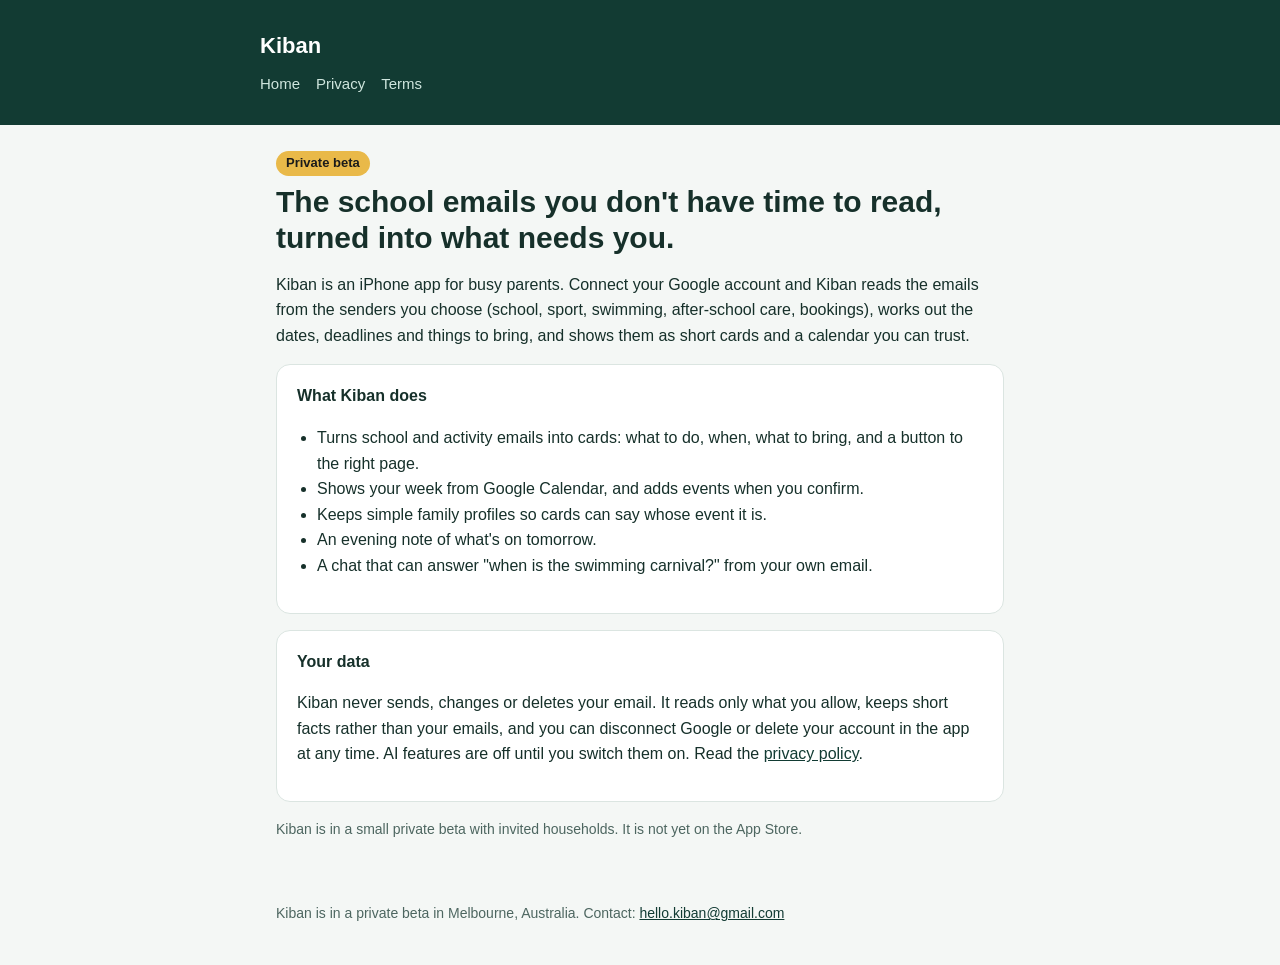
<file: index.html>
<!doctype html><html lang="en"><head><meta charset="utf-8"><meta name="viewport" content="width=device-width,initial-scale=1"><title>Kiban — the household chief of staff</title><meta name="description" content="Kiban reads the school, sport and booking emails you don't have time for and turns them into a short list of what needs you."><link rel="stylesheet" href="style.css"></head><body>
<header><div class="w"><a href="./">Kiban</a><nav><a href="./">Home</a><a href="privacy.html">Privacy</a><a href="terms.html">Terms</a></nav></div></header>
<main>
<span class="beta">Private beta</span>
<h1>The school emails you don't have time to read, turned into what needs you.</h1>
<p>Kiban is an iPhone app for busy parents. Connect your Google account and Kiban reads the emails from the senders you choose (school, sport, swimming, after-school care, bookings), works out the dates, deadlines and things to bring, and shows them as short cards and a calendar you can trust.</p>
<div class="card"><strong>What Kiban does</strong><ul>
<li>Turns school and activity emails into cards: what to do, when, what to bring, and a button to the right page.</li>
<li>Shows your week from Google Calendar, and adds events when you confirm.</li>
<li>Keeps simple family profiles so cards can say whose event it is.</li>
<li>An evening note of what's on tomorrow.</li>
<li>A chat that can answer "when is the swimming carnival?" from your own email.</li></ul></div>
<div class="card"><strong>Your data</strong><p>Kiban never sends, changes or deletes your email. It reads only what you allow, keeps short facts rather than your emails, and you can disconnect Google or delete your account in the app at any time. AI features are off until you switch them on. Read the <a href="privacy.html">privacy policy</a>.</p></div>
<p class="note">Kiban is in a small private beta with invited households. It is not yet on the App Store.</p>
</main>
<footer>Kiban is in a private beta in Melbourne, Australia. Contact: <a href="mailto:hello.kiban@gmail.com">hello.kiban@gmail.com</a></footer>
</body></html>
</file>
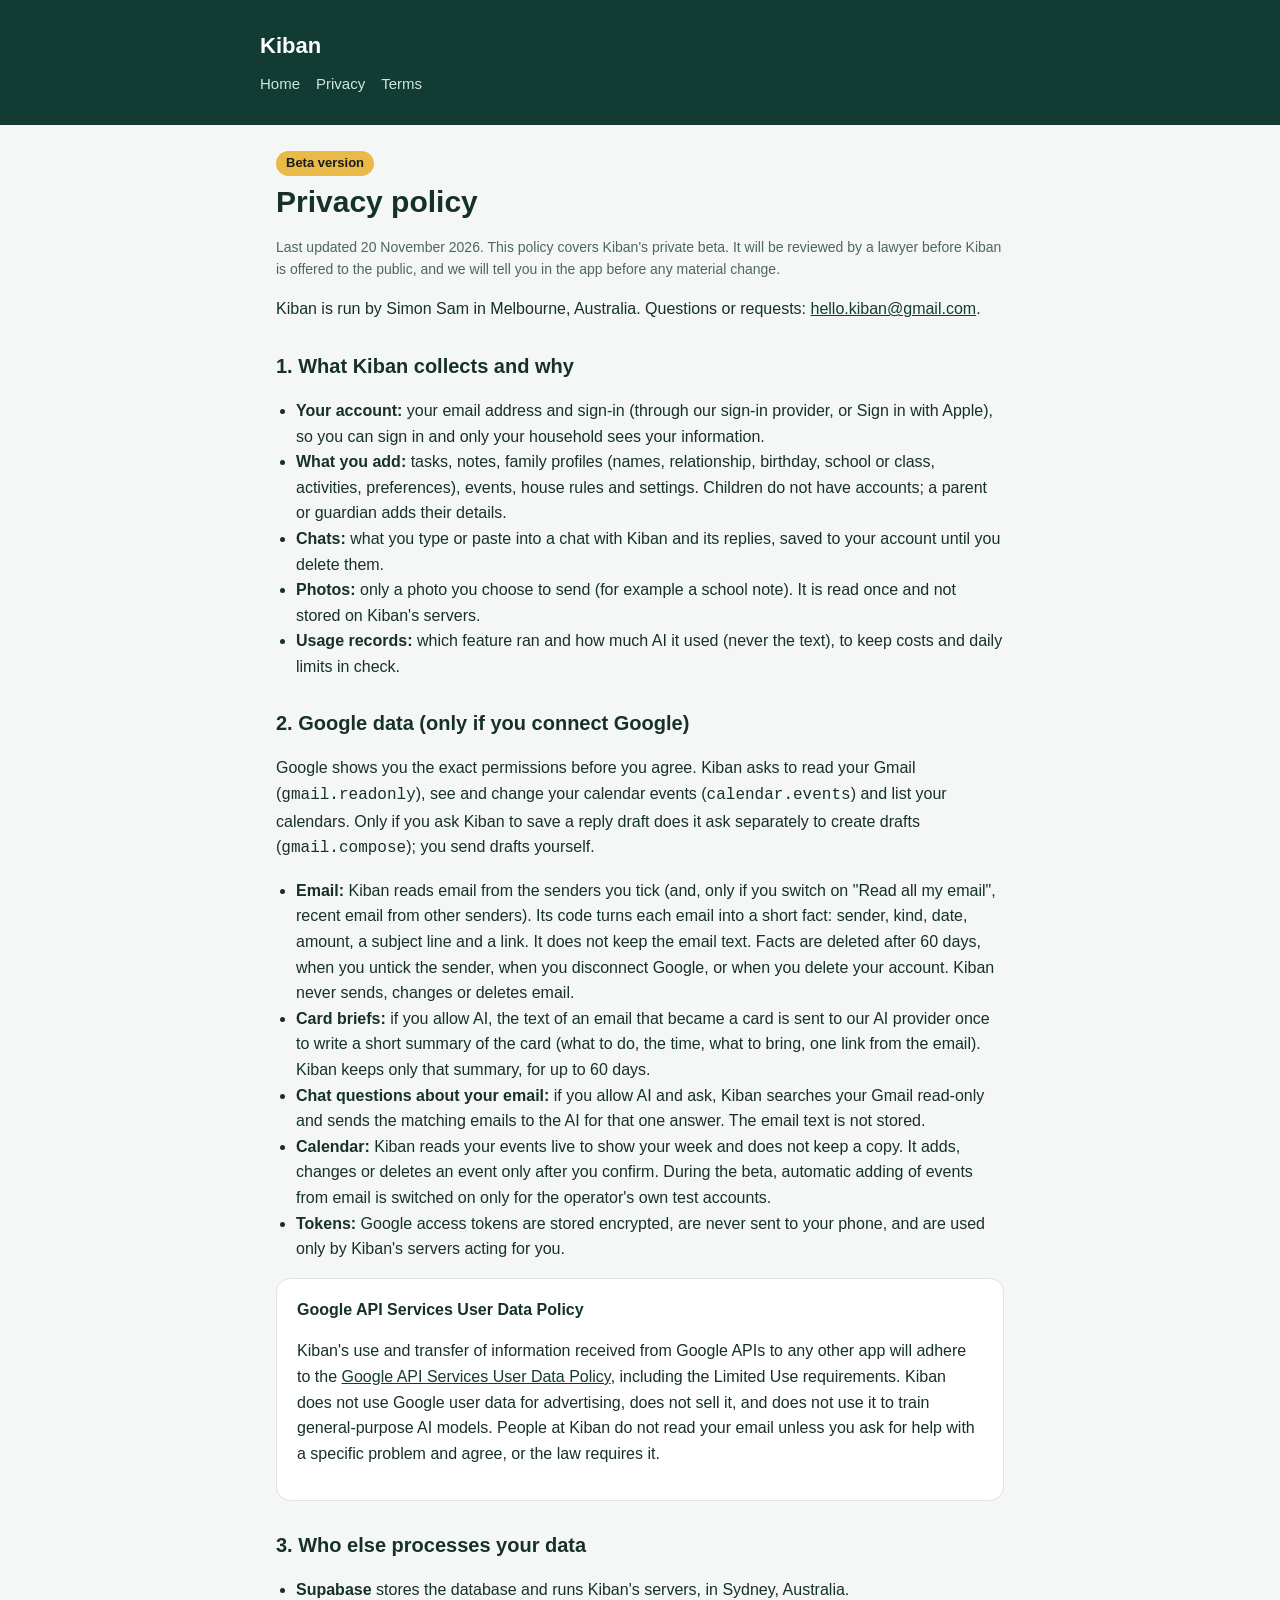
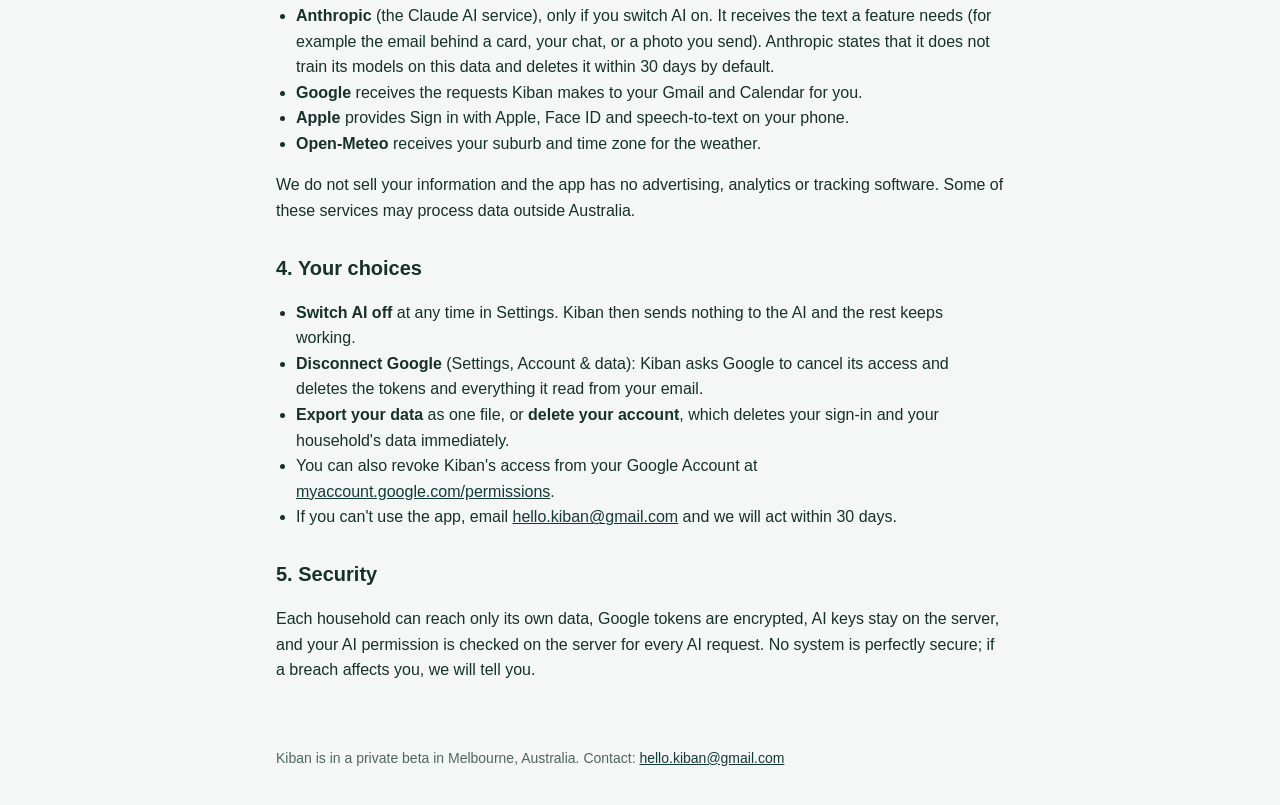
<file: privacy.html>
<!doctype html><html lang="en"><head><meta charset="utf-8"><meta name="viewport" content="width=device-width,initial-scale=1"><title>Kiban privacy policy</title><link rel="stylesheet" href="style.css"></head><body>
<header><div class="w"><a href="./">Kiban</a><nav><a href="./">Home</a><a href="privacy.html">Privacy</a><a href="terms.html">Terms</a></nav></div></header>
<main>
<span class="beta">Beta version</span>
<h1>Privacy policy</h1>
<p class="note">Last updated 20 November 2026. This policy covers Kiban's private beta. It will be reviewed by a lawyer before Kiban is offered to the public, and we will tell you in the app before any material change.</p>
<p>Kiban is run by Simon Sam in Melbourne, Australia. Questions or requests: <a href="mailto:hello.kiban@gmail.com">hello.kiban@gmail.com</a>.</p>

<h2>1. What Kiban collects and why</h2>
<ul>
<li><strong>Your account:</strong> your email address and sign-in (through our sign-in provider, or Sign in with Apple), so you can sign in and only your household sees your information.</li>
<li><strong>What you add:</strong> tasks, notes, family profiles (names, relationship, birthday, school or class, activities, preferences), events, house rules and settings. Children do not have accounts; a parent or guardian adds their details.</li>
<li><strong>Chats:</strong> what you type or paste into a chat with Kiban and its replies, saved to your account until you delete them.</li>
<li><strong>Photos:</strong> only a photo you choose to send (for example a school note). It is read once and not stored on Kiban's servers.</li>
<li><strong>Usage records:</strong> which feature ran and how much AI it used (never the text), to keep costs and daily limits in check.</li>
</ul>

<h2>2. Google data (only if you connect Google)</h2>
<p>Google shows you the exact permissions before you agree. Kiban asks to read your Gmail (<code>gmail.readonly</code>), see and change your calendar events (<code>calendar.events</code>) and list your calendars. Only if you ask Kiban to save a reply draft does it ask separately to create drafts (<code>gmail.compose</code>); you send drafts yourself.</p>
<ul>
<li><strong>Email:</strong> Kiban reads email from the senders you tick (and, only if you switch on "Read all my email", recent email from other senders). Its code turns each email into a short fact: sender, kind, date, amount, a subject line and a link. It does not keep the email text. Facts are deleted after 60 days, when you untick the sender, when you disconnect Google, or when you delete your account. Kiban never sends, changes or deletes email.</li>
<li><strong>Card briefs:</strong> if you allow AI, the text of an email that became a card is sent to our AI provider once to write a short summary of the card (what to do, the time, what to bring, one link from the email). Kiban keeps only that summary, for up to 60 days.</li>
<li><strong>Chat questions about your email:</strong> if you allow AI and ask, Kiban searches your Gmail read-only and sends the matching emails to the AI for that one answer. The email text is not stored.</li>
<li><strong>Calendar:</strong> Kiban reads your events live to show your week and does not keep a copy. It adds, changes or deletes an event only after you confirm. During the beta, automatic adding of events from email is switched on only for the operator's own test accounts.</li>
<li><strong>Tokens:</strong> Google access tokens are stored encrypted, are never sent to your phone, and are used only by Kiban's servers acting for you.</li>
</ul>
<div class="card"><strong>Google API Services User Data Policy</strong><p>Kiban's use and transfer of information received from Google APIs to any other app will adhere to the <a href="https://developers.google.com/terms/api-services-user-data-policy">Google API Services User Data Policy</a>, including the Limited Use requirements. Kiban does not use Google user data for advertising, does not sell it, and does not use it to train general-purpose AI models. People at Kiban do not read your email unless you ask for help with a specific problem and agree, or the law requires it.</p></div>

<h2>3. Who else processes your data</h2>
<ul>
<li><strong>Supabase</strong> stores the database and runs Kiban's servers, in Sydney, Australia.</li>
<li><strong>Anthropic</strong> (the Claude AI service), only if you switch AI on. It receives the text a feature needs (for example the email behind a card, your chat, or a photo you send). Anthropic states that it does not train its models on this data and deletes it within 30 days by default.</li>
<li><strong>Google</strong> receives the requests Kiban makes to your Gmail and Calendar for you.</li>
<li><strong>Apple</strong> provides Sign in with Apple, Face ID and speech-to-text on your phone.</li>
<li><strong>Open-Meteo</strong> receives your suburb and time zone for the weather.</li>
</ul>
<p>We do not sell your information and the app has no advertising, analytics or tracking software. Some of these services may process data outside Australia.</p>

<h2>4. Your choices</h2>
<ul>
<li><strong>Switch AI off</strong> at any time in Settings. Kiban then sends nothing to the AI and the rest keeps working.</li>
<li><strong>Disconnect Google</strong> (Settings, Account &amp; data): Kiban asks Google to cancel its access and deletes the tokens and everything it read from your email.</li>
<li><strong>Export your data</strong> as one file, or <strong>delete your account</strong>, which deletes your sign-in and your household's data immediately.</li>
<li>You can also revoke Kiban's access from your Google Account at <a href="https://myaccount.google.com/permissions">myaccount.google.com/permissions</a>.</li>
<li>If you can't use the app, email <a href="mailto:hello.kiban@gmail.com">hello.kiban@gmail.com</a> and we will act within 30 days.</li>
</ul>

<h2>5. Security</h2>
<p>Each household can reach only its own data, Google tokens are encrypted, AI keys stay on the server, and your AI permission is checked on the server for every AI request. No system is perfectly secure; if a breach affects you, we will tell you.</p>
</main>
<footer>Kiban is in a private beta in Melbourne, Australia. Contact: <a href="mailto:hello.kiban@gmail.com">hello.kiban@gmail.com</a></footer>
</body></html>
</file>
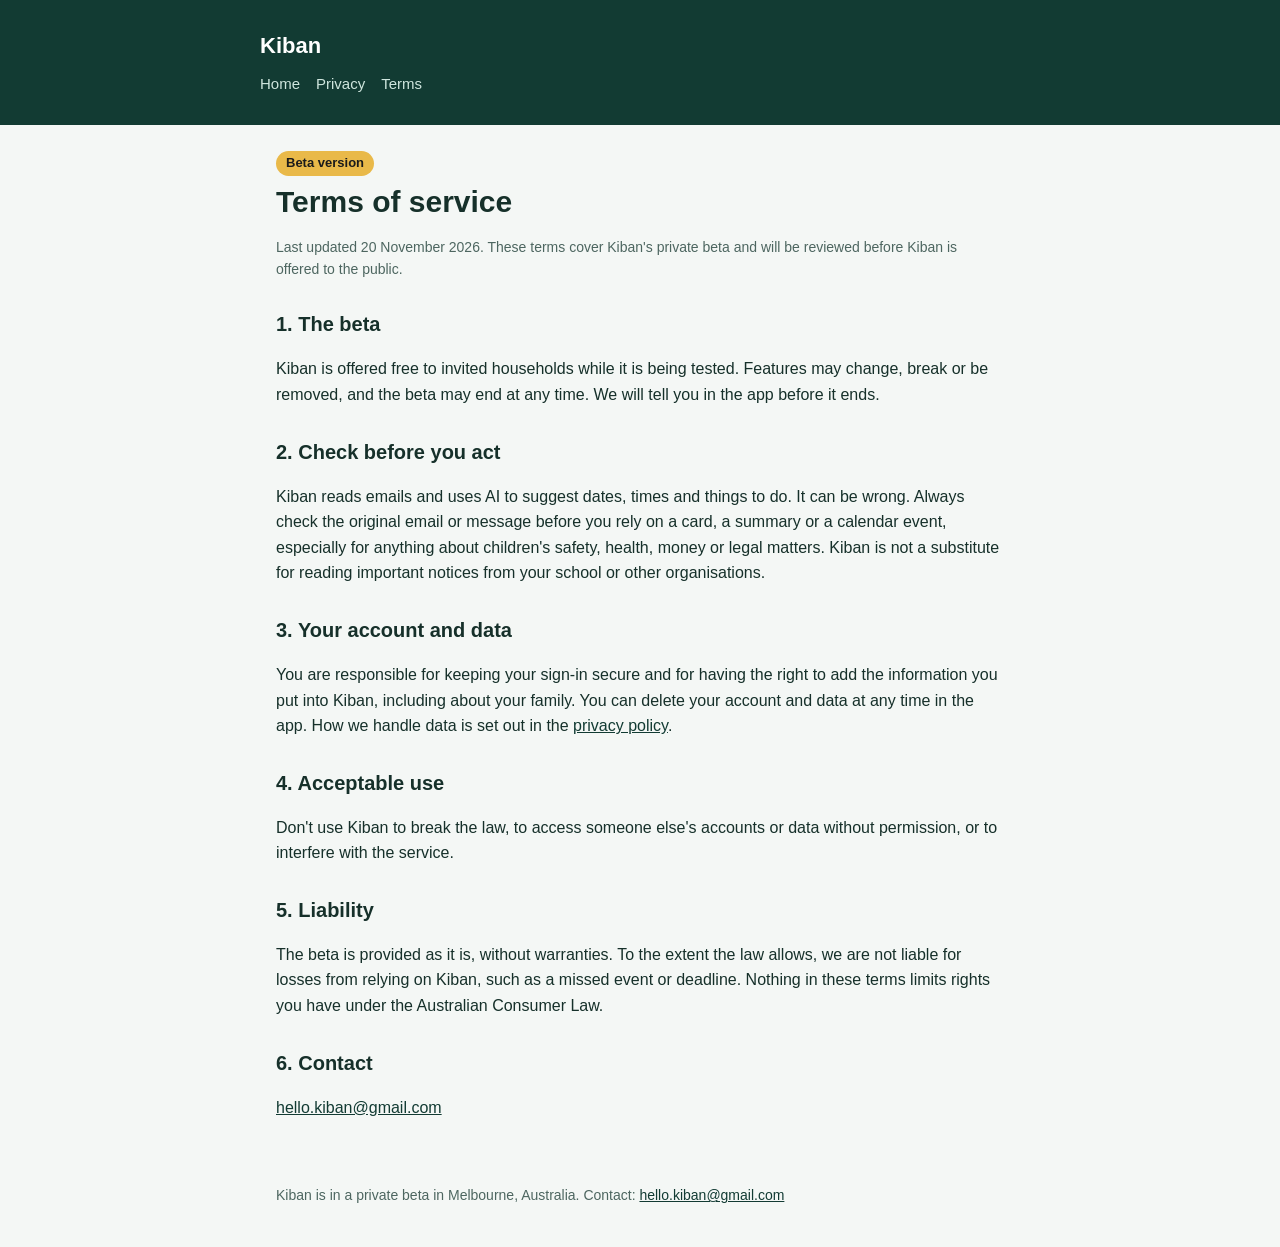
<file: terms.html>
<!doctype html><html lang="en"><head><meta charset="utf-8"><meta name="viewport" content="width=device-width,initial-scale=1"><title>Kiban terms of service</title><link rel="stylesheet" href="style.css"></head><body>
<header><div class="w"><a href="./">Kiban</a><nav><a href="./">Home</a><a href="privacy.html">Privacy</a><a href="terms.html">Terms</a></nav></div></header>
<main>
<span class="beta">Beta version</span>
<h1>Terms of service</h1>
<p class="note">Last updated 20 November 2026. These terms cover Kiban's private beta and will be reviewed before Kiban is offered to the public.</p>
<h2>1. The beta</h2>
<p>Kiban is offered free to invited households while it is being tested. Features may change, break or be removed, and the beta may end at any time. We will tell you in the app before it ends.</p>
<h2>2. Check before you act</h2>
<p>Kiban reads emails and uses AI to suggest dates, times and things to do. It can be wrong. Always check the original email or message before you rely on a card, a summary or a calendar event, especially for anything about children's safety, health, money or legal matters. Kiban is not a substitute for reading important notices from your school or other organisations.</p>
<h2>3. Your account and data</h2>
<p>You are responsible for keeping your sign-in secure and for having the right to add the information you put into Kiban, including about your family. You can delete your account and data at any time in the app. How we handle data is set out in the <a href="privacy.html">privacy policy</a>.</p>
<h2>4. Acceptable use</h2>
<p>Don't use Kiban to break the law, to access someone else's accounts or data without permission, or to interfere with the service.</p>
<h2>5. Liability</h2>
<p>The beta is provided as it is, without warranties. To the extent the law allows, we are not liable for losses from relying on Kiban, such as a missed event or deadline. Nothing in these terms limits rights you have under the Australian Consumer Law.</p>
<h2>6. Contact</h2>
<p><a href="mailto:hello.kiban@gmail.com">hello.kiban@gmail.com</a></p>
</main>
<footer>Kiban is in a private beta in Melbourne, Australia. Contact: <a href="mailto:hello.kiban@gmail.com">hello.kiban@gmail.com</a></footer>
</body></html>
</file>
<file: style.css>
:root{--bg:#f4f7f5;--card:#fff;--text:#16302a;--sub:#4d6660;--accent:#123b33;--line:#dbe5e1}
@media (prefers-color-scheme:dark){:root{--bg:#0f1a17;--card:#16241f;--text:#e7efec;--sub:#a7bab4;--accent:#9fd3c1;--line:#26392f}}
*{box-sizing:border-box}body{margin:0;background:var(--bg);color:var(--text);font:16px/1.6 -apple-system,BlinkMacSystemFont,"Segoe UI",Roboto,Helvetica,Arial,sans-serif}
header{background:#123b33;color:#fff;padding:28px 16px}header .w{max-width:760px;margin:0 auto}header a{color:#fff;text-decoration:none;font-weight:700;font-size:22px}
nav{margin-top:8px}nav a{color:#cfe6de;margin-right:16px;font-size:15px;font-weight:500}
main{max-width:760px;margin:0 auto;padding:24px 16px 48px}h1{font-size:30px;line-height:1.2;margin:8px 0 16px}h2{font-size:20px;margin:28px 0 8px}
.card{background:var(--card);border:1px solid var(--line);border-radius:14px;padding:18px 20px;margin:16px 0}.note{color:var(--sub);font-size:14px}
.beta{display:inline-block;background:#e9b949;color:#1b1b1b;border-radius:999px;padding:2px 10px;font-size:13px;font-weight:600}
a{color:var(--accent)}ul{padding-left:20px}footer{max-width:760px;margin:0 auto;padding:0 16px 40px;color:var(--sub);font-size:14px}
</file>
